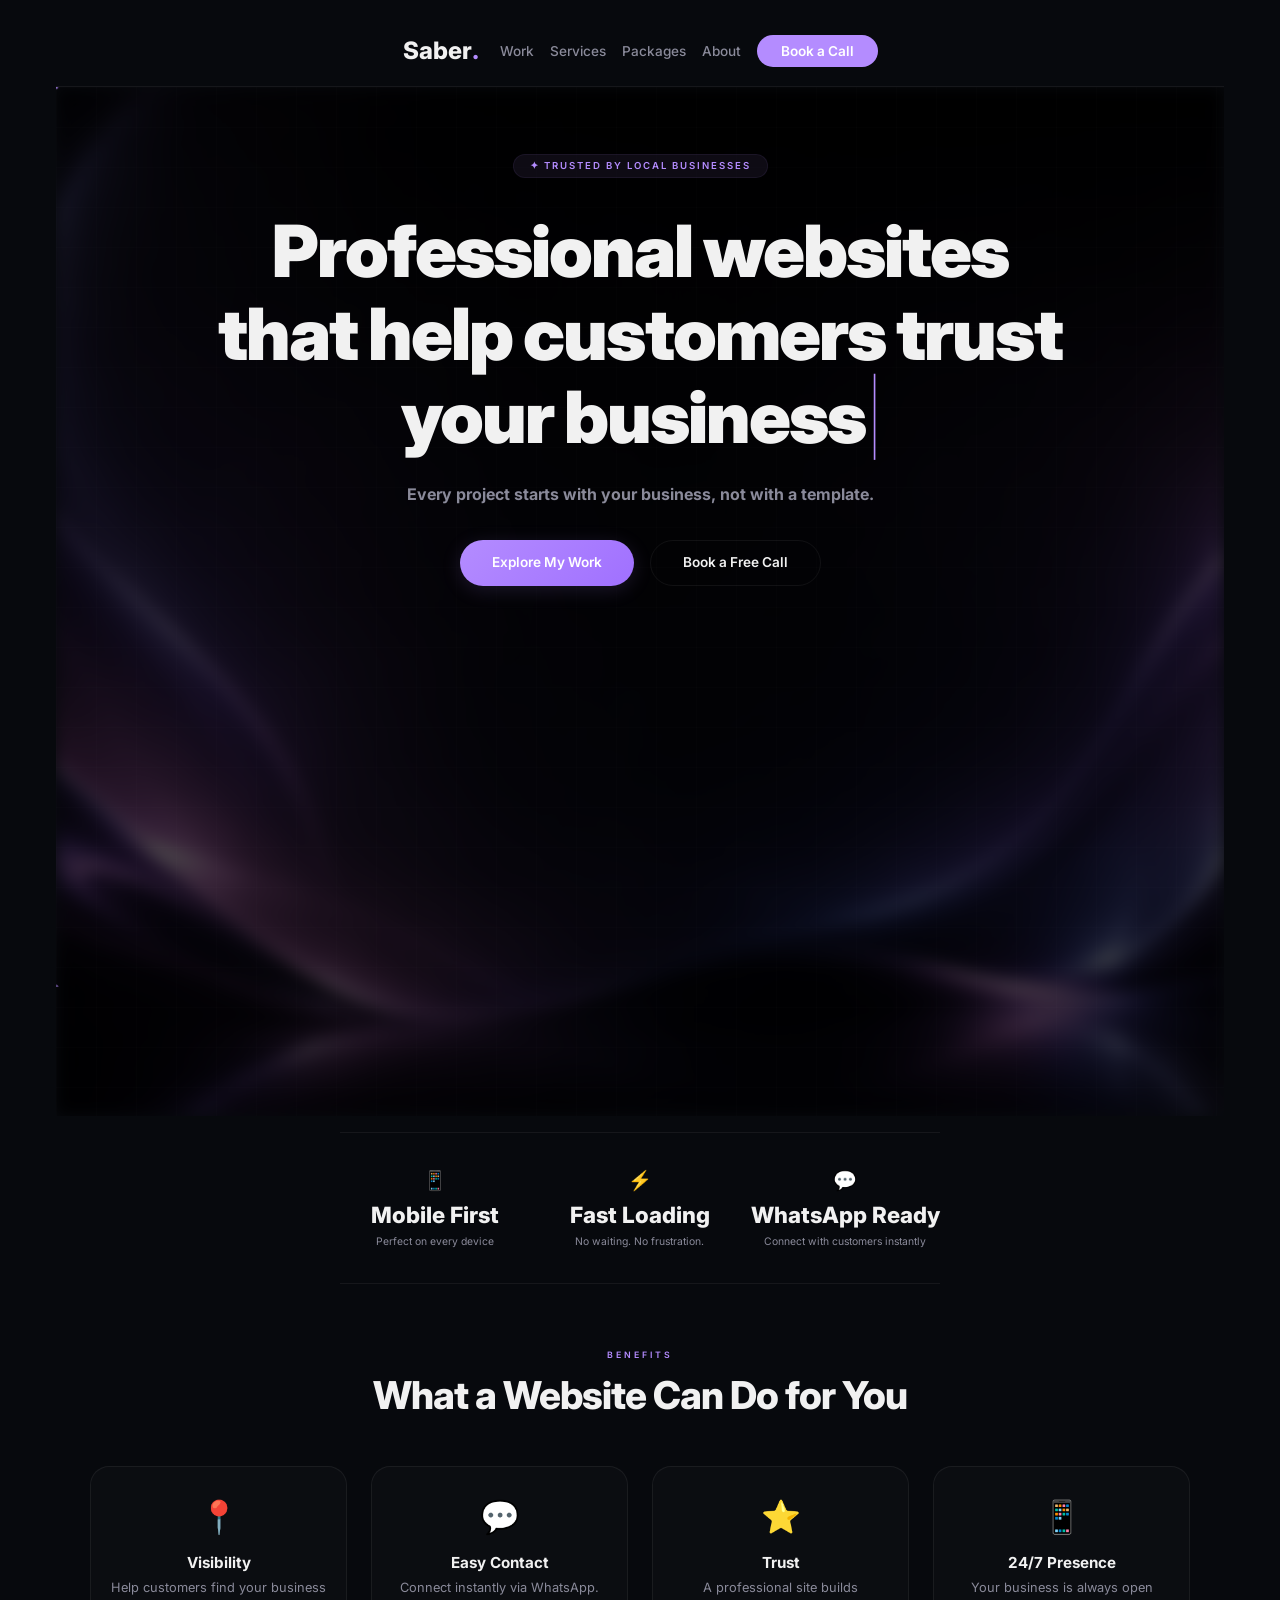
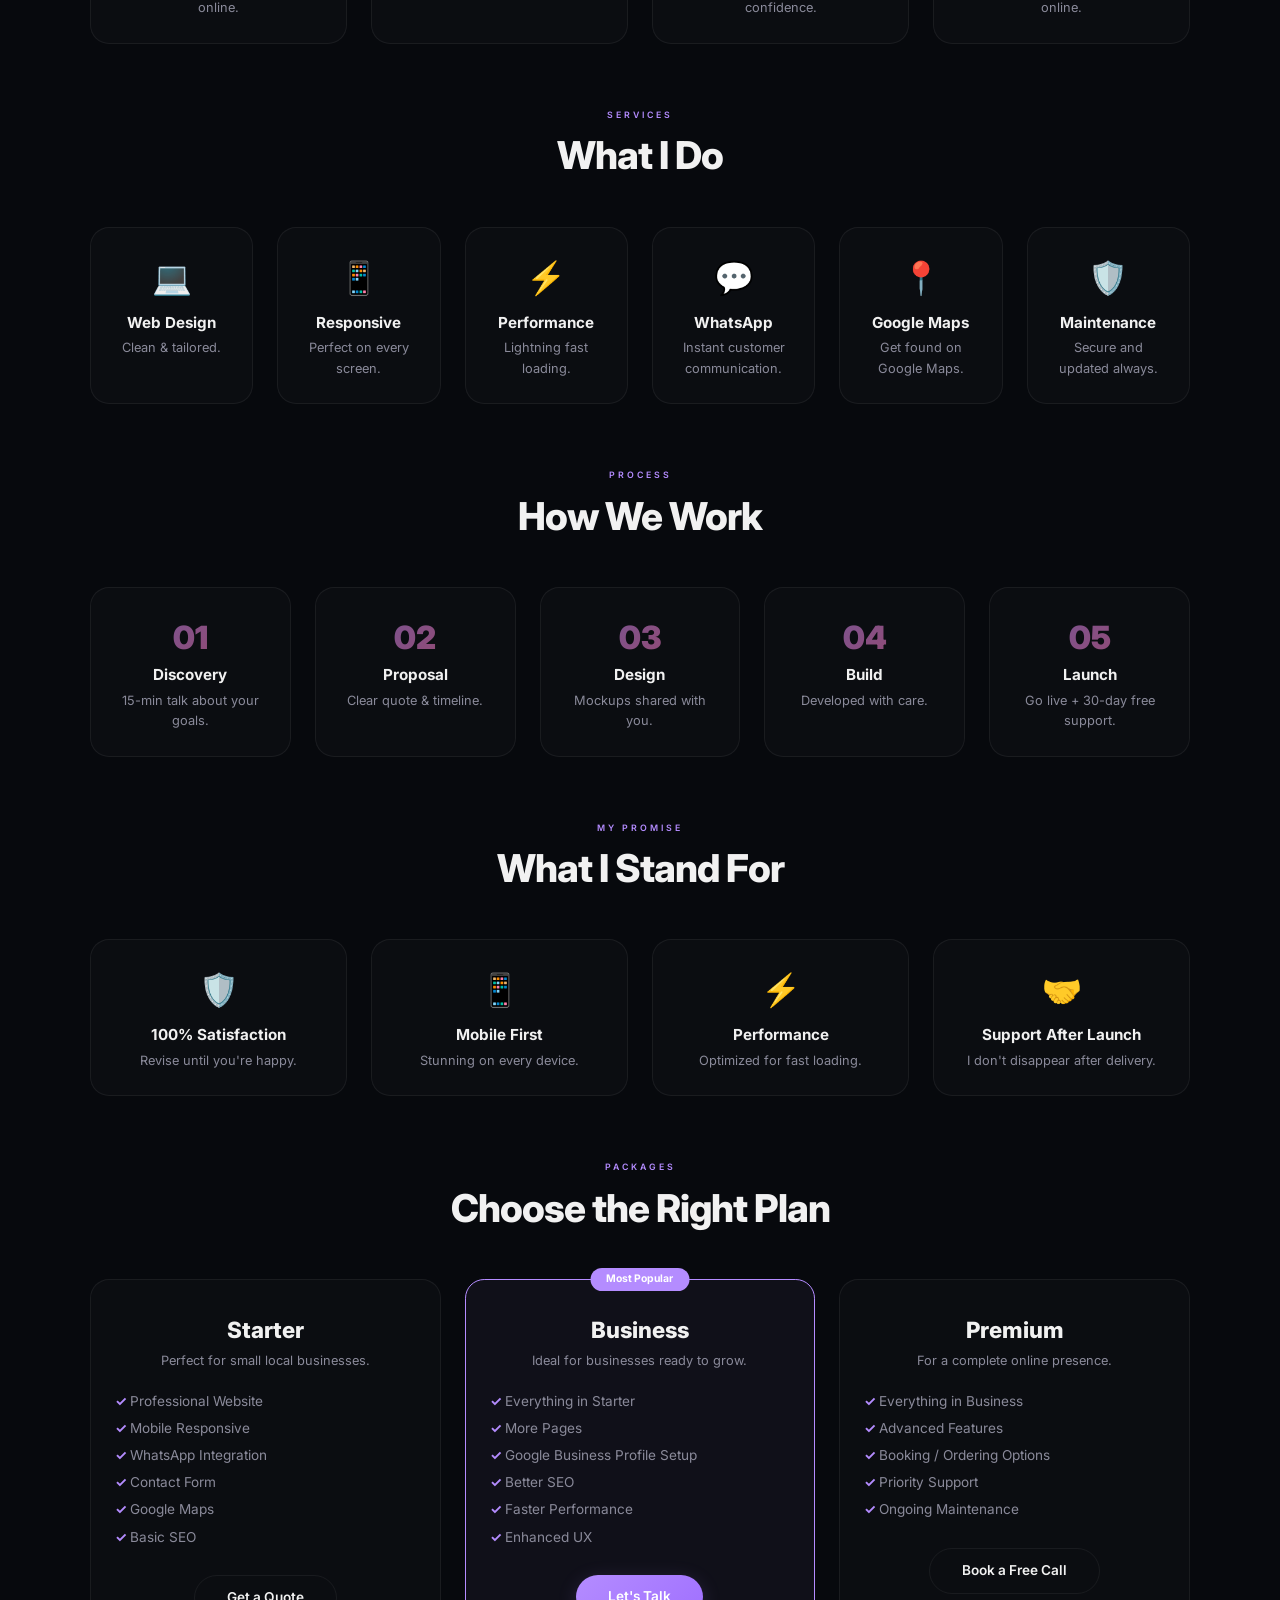
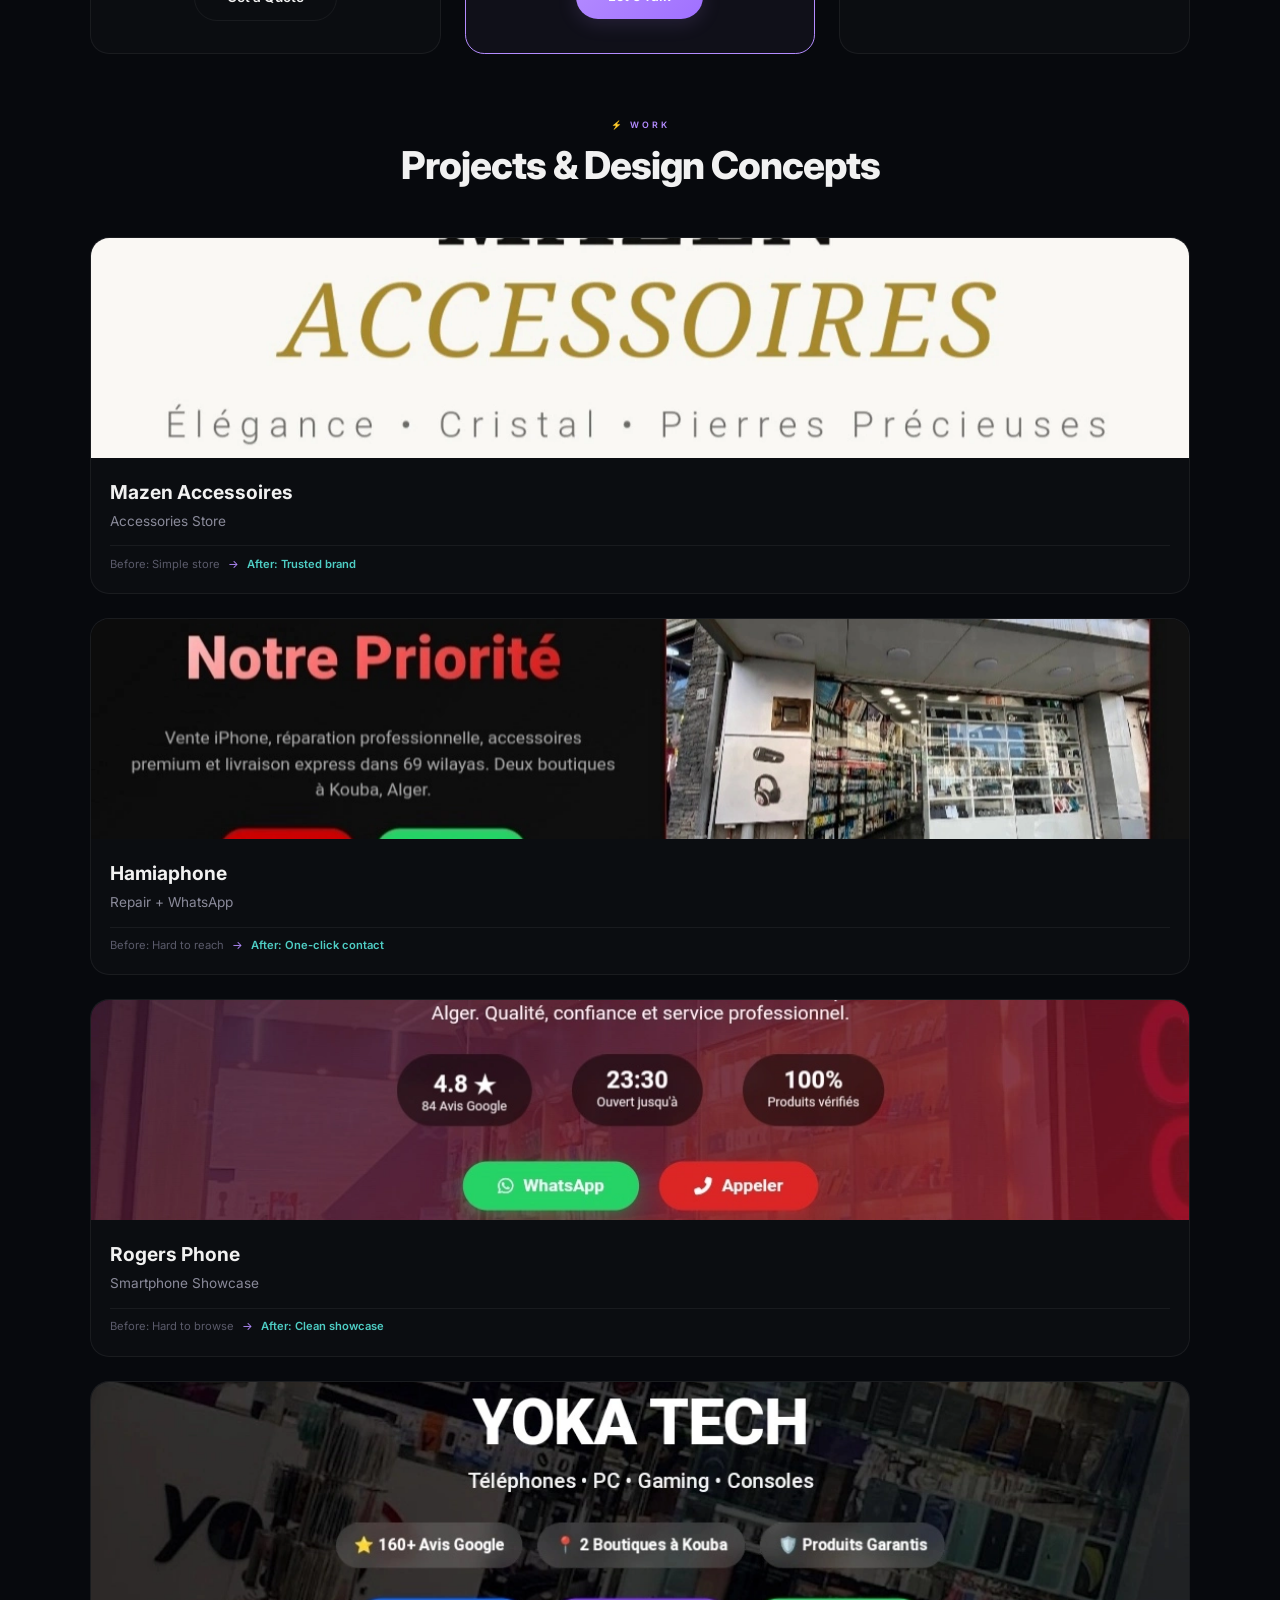
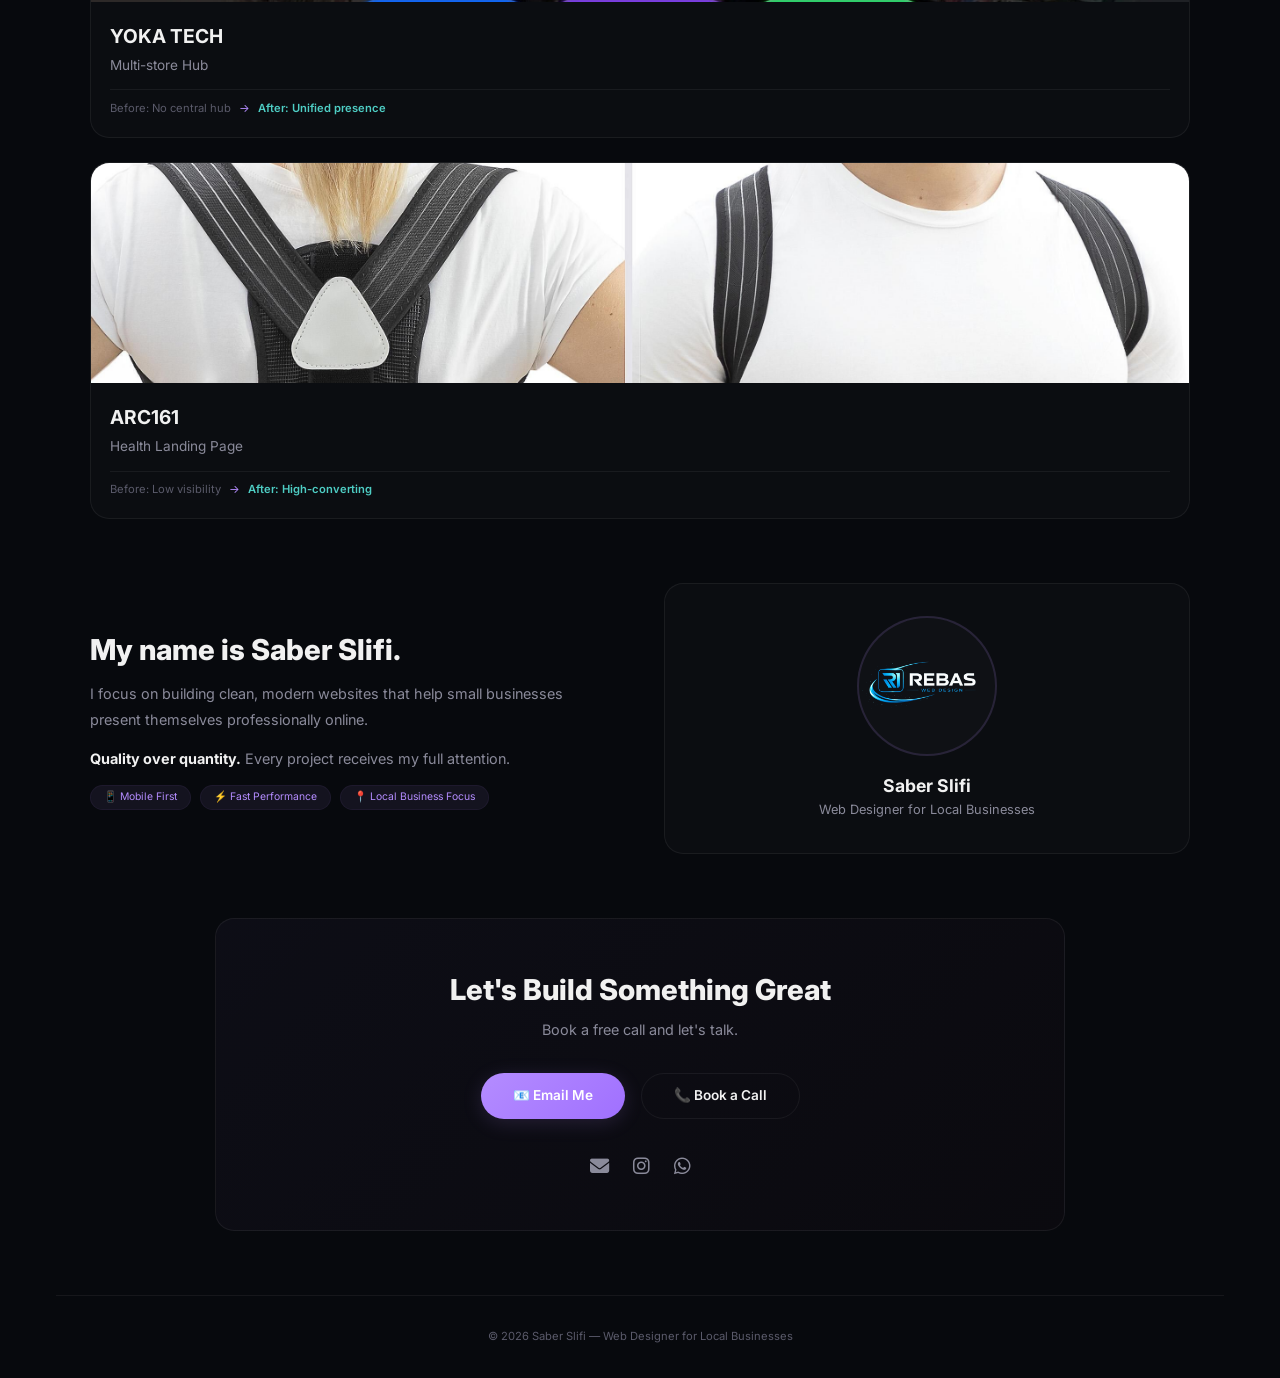
<file: index.html>
<!DOCTYPE html>
<html lang="en">
<head>
    <meta charset="UTF-8" />
    <meta name="viewport" content="width=device-width, initial-scale=1.0" />
    <title>Saber Slifi — Premium Web Design</title>
    <link rel="preconnect" href="https://fonts.googleapis.com" />
    <link rel="preconnect" href="https://fonts.gstatic.com" crossorigin />
    <link rel="stylesheet" href="https://fonts.googleapis.com/css2?family=Inter:opsz,wght@300;400;500;600;700;800;900&display=swap" />
    <link rel="stylesheet" href="https://cdnjs.cloudflare.com/ajax/libs/font-awesome/6.5.1/css/all.min.css" />
    <link rel="stylesheet" href="style.css" />
</head>
<body>
    <!-- Preloader -->
    <div id="preloader"><div class="loader-content"><div class="loader-logo">SS</div><div class="loader-bar"><div class="loader-progress"></div></div></div></div>
    <div id="scroll-progress"></div>
    <div class="container">
        <nav class="navbar">
            <div class="logo">Saber<span class="dot">.</span></div>
            <ul class="nav-links">
                <li><a href="#work">Work</a></li>
                <li><a href="#services">Services</a></li>
                <li><a href="#packages">Packages</a></li>
                <li><a href="#about">About</a></li>
                <li><a href="#contact" class="cta">Book a Call</a></li>
            </ul>
        </nav>
        <section class="hero" id="hero">
            <div class="hero-bg-image"></div>
            <div class="hero-grid"></div>
            <div class="hero-content">
                <span class="badge">✦ Trusted by Local Businesses</span>
                <h1></h1>
                <p class="subtitle"><strong>Every project starts with your business, not with a template.</strong></p>
                <div class="buttons">
                    <a href="#work" class="btn primary">Explore My Work</a>
                    <a href="#contact" class="btn secondary">Book a Free Call</a>
                </div>
            </div>
            <div class="browser-window" id="browser-loop">
                <div class="browser-header">
                    <span class="dot red"></span><span class="dot yellow"></span><span class="dot green"></span>
                    <span class="address-bar" id="address-bar">Live Preview</span>
                </div>
                <div class="browser-body"><iframe id="live-iframe" src="about:blank" loading="lazy"></iframe></div>
            </div>
        </section>
        
        <div class="stats">
            <div class="stat-item"><span class="icon">📱</span><span class="number">Mobile First</span><span class="label">Perfect on every device</span></div>
            <div class="stat-item"><span class="icon">⚡</span><span class="number">Fast Loading</span><span class="label">No waiting. No frustration.</span></div>
            <div class="stat-item"><span class="icon">💬</span><span class="number">WhatsApp Ready</span><span class="label">Connect with customers instantly</span></div>
        </div>

        <section class="section" id="benefits">
            <div class="section-header"><span class="label">Benefits</span><h2>What a Website Can Do for You</h2></div>
            <div class="grid grid-4">
                <div class="card"><span class="icon">📍</span><h4>Visibility</h4><p>Help customers find your business online.</p></div>
                <div class="card"><span class="icon">💬</span><h4>Easy Contact</h4><p>Connect instantly via WhatsApp.</p></div>
                <div class="card"><span class="icon">⭐</span><h4>Trust</h4><p>A professional site builds confidence.</p></div>
                <div class="card"><span class="icon">📱</span><h4>24/7 Presence</h4><p>Your business is always open online.</p></div>
            </div>
        </section>

        <section class="section" id="services">
            <div class="section-header"><span class="label">Services</span><h2>What I Do</h2></div>
            <div class="grid grid-6">
                <div class="card"><span class="icon">💻</span><h3>Web Design</h3><p>Clean & tailored.</p></div>
                <div class="card"><span class="icon">📱</span><h3>Responsive</h3><p>Perfect on every screen.</p></div>
                <div class="card"><span class="icon">⚡</span><h3>Performance</h3><p>Lightning fast loading.</p></div>
                <div class="card"><span class="icon">💬</span><h3>WhatsApp</h3><p>Instant customer communication.</p></div>
                <div class="card"><span class="icon">📍</span><h3>Google Maps</h3><p>Get found on Google Maps.</p></div>
                <div class="card"><span class="icon">🛡️</span><h3>Maintenance</h3><p>Secure and updated always.</p></div>
            </div>
        </section>

        <section class="section" id="process">
            <div class="section-header"><span class="label">Process</span><h2>How We Work</h2></div>
            <div class="grid grid-5">
                <div class="card"><span class="step-num">01</span><h4>Discovery</h4><p>15-min talk about your goals.</p></div>
                <div class="card"><span class="step-num">02</span><h4>Proposal</h4><p>Clear quote & timeline.</p></div>
                <div class="card"><span class="step-num">03</span><h4>Design</h4><p>Mockups shared with you.</p></div>
                <div class="card"><span class="step-num">04</span><h4>Build</h4><p>Developed with care.</p></div>
                <div class="card"><span class="step-num">05</span><h4>Launch</h4><p>Go live + 30-day free support.</p></div>
            </div>
        </section>

        <section class="section" id="promise">
            <div class="section-header"><span class="label">My Promise</span><h2>What I Stand For</h2></div>
            <div class="grid grid-4">
                <div class="card"><span class="icon">🛡️</span><h4>100% Satisfaction</h4><p>Revise until you're happy.</p></div>
                <div class="card"><span class="icon">📱</span><h4>Mobile First</h4><p>Stunning on every device.</p></div>
                <div class="card"><span class="icon">⚡</span><h4>Performance</h4><p>Optimized for fast loading.</p></div>
                <div class="card"><span class="icon">🤝</span><h4>Support After Launch</h4><p>I don't disappear after delivery.</p></div>
            </div>
        </section>

        <section class="section" id="packages">
            <div class="section-header"><span class="label">Packages</span><h2>Choose the Right Plan</h2></div>
            <div class="grid grid-3 packages-grid">
                <div class="package-card card">
                    <h3>Starter</h3>
                    <p class="package-sub">Perfect for small local businesses.</p>
                    <ul class="package-features"><li>Professional Website</li><li>Mobile Responsive</li><li>WhatsApp Integration</li><li>Contact Form</li><li>Google Maps</li><li>Basic SEO</li></ul>
                    <a href="https://wa.me/213771021391?text=Hi%2C%20I'm%20interested%20in%20the%20Starter%20package." class="btn secondary" target="_blank">Get a Quote</a>
                </div>
                <div class="package-card card featured">
                    <div class="featured-badge">Most Popular</div>
                    <h3>Business</h3>
                    <p class="package-sub">Ideal for businesses ready to grow.</p>
                    <ul class="package-features"><li>Everything in Starter</li><li>More Pages</li><li>Google Business Profile Setup</li><li>Better SEO</li><li>Faster Performance</li><li>Enhanced UX</li></ul>
                    <a href="https://wa.me/213771021391?text=Hi%2C%20I'd%20like%20to%20discuss%20the%20Business%20package." class="btn primary" target="_blank">Let's Talk</a>
                </div>
                <div class="package-card card">
                    <h3>Premium</h3>
                    <p class="package-sub">For a complete online presence.</p>
                    <ul class="package-features"><li>Everything in Business</li><li>Advanced Features</li><li>Booking / Ordering Options</li><li>Priority Support</li><li>Ongoing Maintenance</li></ul>
                    <a href="https://wa.me/213771021391?text=Hi%2C%20I'm%20interested%20in%20the%20Premium%20package." class="btn secondary" target="_blank">Book a Free Call</a>
                </div>
            </div>
        </section>

        <section class="section" id="work">
            <div class="section-header"><span class="label">⚡ Work</span><h2>Projects & Design Concepts</h2></div>
            <div class="grid projects-grid">
                <!-- Mazen (تم تحديث الرابط هنا) -->
                <a href="https://gategith.github.io/mazen-accessoires/" target="_blank" class="project-card">
                    <div class="project-image"><img src="images/mazen.webp" alt="Mazen" onerror="this.style.display='none'; this.nextElementSibling.style.display='flex';"><div class="fallback-svg"><i class="fas fa-store"></i></div><div class="project-overlay"><span>Explore →</span></div></div>
                    <div class="project-info"><h3>Mazen Accessoires</h3><p>Accessories Store</p><div class="project-meta"><div class="transformation"><span class="before">Before: Simple store</span><span class="arrow">→</span><span class="after">After: Trusted brand</span></div></div></div>
                </a>
                <!-- Hamiaphone -->
                <a href="https://gategith.github.io/hamiaphone-pro/" target="_blank" class="project-card">
                    <div class="project-image"><img src="images/hamiaphone.webp" alt="Hamiaphone" onerror="this.style.display='none'; this.nextElementSibling.style.display='flex';"><div class="fallback-svg"><i class="fas fa-tools"></i></div><div class="project-overlay"><span>Explore →</span></div></div>
                    <div class="project-info"><h3>Hamiaphone</h3><p>Repair + WhatsApp</p><div class="project-meta"><div class="transformation"><span class="before">Before: Hard to reach</span><span class="arrow">→</span><span class="after">After: One-click contact</span></div></div></div>
                </a>
                <!-- Rogers -->
                <a href="https://gategith.github.io/Rogers-Phone/" target="_blank" class="project-card">
                    <div class="project-image"><img src="images/rogers.webp" alt="Rogers" onerror="this.style.display='none'; this.nextElementSibling.style.display='flex';"><div class="fallback-svg"><i class="fas fa-mobile-alt"></i></div><div class="project-overlay"><span>Explore →</span></div></div>
                    <div class="project-info"><h3>Rogers Phone</h3><p>Smartphone Showcase</p><div class="project-meta"><div class="transformation"><span class="before">Before: Hard to browse</span><span class="arrow">→</span><span class="after">After: Clean showcase</span></div></div></div>
                </a>
                <!-- Yoka -->
                <a href="https://gategith.github.io/YOKA-TECH/" target="_blank" class="project-card">
                    <div class="project-image"><img src="images/yoka.webp" alt="Yoka" onerror="this.style.display='none'; this.nextElementSibling.style.display='flex';"><div class="fallback-svg"><i class="fas fa-server"></i></div><div class="project-overlay"><span>Explore →</span></div></div>
                    <div class="project-info"><h3>YOKA TECH</h3><p>Multi-store Hub</p><div class="project-meta"><div class="transformation"><span class="before">Before: No central hub</span><span class="arrow">→</span><span class="after">After: Unified presence</span></div></div></div>
                </a>
                <!-- Arc161 -->
                <a href="projects/arc161/" target="_blank" class="project-card">
                    <div class="project-image"><img src="projects/arc161/images/hero.jpg" alt="Arc161" onerror="this.style.display='none'; this.nextElementSibling.style.display='flex';"><div class="fallback-svg"><i class="fas fa-heartbeat"></i></div><div class="project-overlay"><span>Explore →</span></div></div>
                    <div class="project-info"><h3>ARC161</h3><p>Health Landing Page</p><div class="project-meta"><div class="transformation"><span class="before">Before: Low visibility</span><span class="arrow">→</span><span class="after">After: High-converting</span></div></div></div>
                </a>
            </div>
        </section>
        
        <section class="section" id="about">
            <div class="about-grid">
                <div class="about-text">
                    <h2>My name is Saber Slifi.</h2>
                    <p>I focus on building clean, modern websites that help small businesses present themselves professionally online.</p>
                    <p><strong>Quality over quantity.</strong> Every project receives my full attention.</p>
                    <div class="badges"><span class="badge">📱 Mobile First</span><span class="badge">⚡ Fast Performance</span><span class="badge">📍 Local Business Focus</span></div>
                </div>
                <div class="about-image">
                    <div class="profile-wrapper"><img src="images/profile.webp" alt="Saber Slifi" onerror="this.style.display='none'; this.nextElementSibling.style.display='flex';"><div class="profile-fallback"><i class="fas fa-user"></i></div></div>
                    <h3>Saber Slifi</h3>
                    <p>Web Designer for Local Businesses</p>
                </div>
            </div>
        </section>
        <section class="section" id="contact">
            <div class="contact-section">
                <h2>Let's Build Something Great</h2>
                <p>Book a free call and let's talk.</p>
                <div class="contact-buttons">
                    <a href="mailto:rebasifils.web@gmail.com" class="btn primary">📧 Email Me</a>
                    <a href="tel:+213771021391" class="btn secondary">📞 Book a Call</a>
                </div>
                <div class="social">
                    <a href="mailto:rebasifils.web@gmail.com"><i class="fas fa-envelope"></i></a>
                    <a href="https://www.instagram.com/rebas_ifils" target="_blank"><i class="fab fa-instagram"></i></a>
                    <a href="https://wa.me/213771021391" target="_blank"><i class="fab fa-whatsapp"></i></a>
                </div>
            </div>
        </section>   
        <footer class="footer"><p>© 2026 Saber Slifi — Web Designer for Local Businesses</p></footer>
    </div>
    <script src="script.js"></script>
</body>
</html>
</file>
<file: style.css>
:root {
    --bg: #07090d;
    --text: #f1f1f1;
    --muted: #8a8a9a;
    --primary: #b48cff;
    --secondary: #ff6b9d;
    --accent: #4ecdc4;
    --border: rgba(255, 255, 255, 0.06);
    --radius: 1.2rem;
    --font: 'Inter', sans-serif;
}

* { margin: 0; padding: 0; box-sizing: border-box; }
html { scroll-behavior: smooth; }

body {
    font-family: var(--font);
    background: var(--bg);
    color: var(--text);
    line-height: 1.6;
    padding: 0; /* إزالة الهوامش لمنع الإزاحة */
    margin: 0;
    overflow-x: hidden;
    display: flex;
    flex-direction: column;
    align-items: center;
    min-height: 100vh;
}

.container {
    max-width: 1200px;
    width: 100%;
    padding: 1rem;
}

/* ===== إصلاح تمركز الـ PRELOADER نهائياً ===== */
html, body {
    margin: 0;
    padding: 0;
}

#preloader {
    position: fixed;
    top: 0;
    left: 0;
    width: 100%;
    height: 100%;
    background: #07090d;
    z-index: 9999;
    display: flex; /* استخدام Flex المباشر */
    justify-content: center; /* في الوسط أفقياً */
    align-items: center; /* في الوسط عمودياً */
    transition: opacity 0.6s ease;
    pointer-events: none;
}
#preloader.hide {
    opacity: 0;
    pointer-events: none;
}
.loader-content {
    text-align: center;
}
.loader-logo {
    font-size: 3.5rem;
    font-weight: 900;
    background: linear-gradient(135deg, #b48cff, #ff6b9d);
    -webkit-background-clip: text;
    -webkit-text-fill-color: transparent;
    animation: pulse 1.2s infinite;
}
@keyframes pulse { 
    0%, 100% { transform: scale(1); opacity: 0.8; } 
    50% { transform: scale(1.1); opacity: 1; } 
}
.loader-bar {
    width: 150px; height: 2px;
    background: rgba(255,255,255,0.06);
    margin: 16px auto 0;
    overflow: hidden;
}
.loader-progress {
    height: 100%; width: 0%;
    background: linear-gradient(90deg, #b48cff, #ff6b9d);
    animation: loadProgress 1.2s forwards;
}
@keyframes loadProgress { 0% { width: 0%; } 100% { width: 100%; } }

#scroll-progress { position: fixed; top: 0; left: 0; height: 3px; background: linear-gradient(90deg, var(--primary), var(--secondary)); z-index: 1000; width: 0%; }

/* ===== NAVBAR ===== */
.navbar {
    display: flex;
    justify-content: center;
    align-items: center;
    flex-wrap: wrap;
    gap: 1rem;
    padding: 1rem 0;
    border-bottom: 1px solid var(--border);
    width: 100%;
}
.logo { font-size: 1.5rem; font-weight: 800; }
.logo .dot { color: var(--primary); }
.nav-links {
    display: flex;
    gap: 1rem;
    list-style: none;
    align-items: center;
    flex-wrap: wrap;
    justify-content: center;
}
.nav-links a { color: var(--muted); text-decoration: none; font-size: 0.85rem; font-weight: 500; transition: color 0.3s ease; }
.nav-links a:hover { color: var(--text); }
.nav-links .cta { background: var(--primary); color: #fff; padding: 0.5rem 1.5rem; border-radius: 2rem; font-weight: 600; font-size: 0.85rem; }
.nav-links .cta:hover { background: #c4a0ff; transform: translateY(-2px); }

/* ===== HERO ===== */
.hero { position: relative; min-height: 90vh; display: flex; flex-direction: column; justify-content: center; align-items: center; text-align: center; padding: 4rem 1rem 2rem; overflow: hidden; width: 100%; }
.hero-bg-image { position: absolute; inset: 0; z-index: -2; background-image: url('images/hero-bg.jpg'); background-size: cover; background-position: center; filter: blur(8px) brightness(0.3) saturate(0.5); }
.hero-grid { position: absolute; inset: 0; z-index: -1; background-image: linear-gradient(rgba(255,255,255,0.02) 1px, transparent 1px), linear-gradient(90deg, rgba(255,255,255,0.02) 1px, transparent 1px); background-size: 40px 40px; opacity: 0.5; pointer-events: none; }
.hero-content { max-width: 850px; width: 100%; position: relative; z-index: 1; }
.hero .badge { display: inline-block; font-size: 0.6rem; font-weight: 600; letter-spacing: 2px; text-transform: uppercase; background: rgba(180, 140, 255, 0.08); padding: 0.2rem 1rem; border-radius: 2rem; border: 1px solid rgba(180, 140, 255, 0.08); color: var(--primary); margin-bottom: 2rem; }
.hero h1 { font-size: clamp(2rem, 6vw, 4.5rem); font-weight: 900; line-height: 1.15; letter-spacing: -2px; margin-bottom: 1.5rem; min-height: auto; color: var(--text); }
.cursor { color: var(--primary); animation: blink 0.8s step-end infinite; margin-left: 2px; font-weight: 100; }
@keyframes blink { 0%, 100% { opacity: 1; } 50% { opacity: 0; } }
.hero .subtitle { color: var(--muted); max-width: 550px; margin: 0 auto 2rem; font-size: 1rem; }
.hero .buttons { display: flex; gap: 1rem; justify-content: center; flex-wrap: wrap; }

/* ===== BROWSER WINDOW ===== */
.browser-window { width: 800px; max-width: 100%; height: 450px; background: #0f1117; border-radius: 12px; border: 1px solid rgba(255,255,255,0.1); margin: 3rem auto 0; box-shadow: 0 20px 60px rgba(0,0,0,0.8); overflow: hidden; opacity: 0; transform: translateY(40px) scale(0.95); transition: all 0.9s cubic-bezier(0.23, 1, 0.32, 1); }
.browser-window.active { opacity: 1; transform: translateY(0) scale(1); }
.browser-header { padding: 12px; background: #1a1c23; display: flex; align-items: center; gap: 8px; border-bottom: 1px solid #2a2c33; }
.dot { width: 12px; height: 12px; border-radius: 50%; display: inline-block; }
.red { background: #ff5f56; } .yellow { background: #ffbd2e; } .green { background: #27c93f; }
.address-bar { flex: 1; background: #0f1117; color: var(--muted); padding: 4px 12px; border-radius: 6px; font-size: 0.75rem; text-align: center; white-space: nowrap; overflow: hidden; text-overflow: ellipsis; }
.browser-body { height: calc(100% - 40px); background: #0f1117; display: flex; align-items: center; justify-content: center; }
.browser-body iframe { width: 100%; height: 100%; border: none; transition: opacity 0.8s ease; }

/* ===== BUTTONS ===== */
.btn { display: inline-flex; align-items: center; gap: 0.5rem; padding: 0.7rem 2rem; border-radius: 3rem; font-weight: 600; font-size: 0.85rem; text-decoration: none; transition: all 0.3s ease; border: none; cursor: pointer; }
.btn.primary { background: linear-gradient(135deg, var(--primary), #a070ff); color: #fff; box-shadow: 0 4px 20px rgba(180, 140, 255, 0.15); }
.btn.primary:hover { transform: translateY(-3px); box-shadow: 0 8px 30px rgba(180, 140, 255, 0.25); }
.btn.secondary { background: transparent; border: 1px solid rgba(255,255,255,0.06); color: var(--text); }
.btn.secondary:hover { border-color: var(--primary); background: rgba(180, 140, 255, 0.06); transform: translateY(-3px); }

/* ===== STATS ===== */
.stats { display: grid; grid-template-columns: repeat(3, 1fr); gap: 1rem; padding: 2rem 0; border-top: 1px solid var(--border); border-bottom: 1px solid var(--border); margin: 1rem auto 2.5rem; max-width: 600px; text-align: center; }
.stat-item .icon { font-size: 1.2rem; display: block; margin-bottom: 0.1rem; }
.stat-item .number { font-size: 1.4rem; font-weight: 800; color: var(--text); display: block; }
.stat-item .label { font-size: 0.65rem; color: var(--muted); display: block; margin-top: 0.05rem; }

/* ===== SECTIONS ===== */
.section { margin: 4rem auto; width: 100%; }
.section-header { text-align: center; margin-bottom: 2.5rem; }
.section-header .label { font-size: 0.55rem; font-weight: 600; letter-spacing: 3px; text-transform: uppercase; color: var(--primary); display: block; margin-bottom: 0.2rem; }
.section-header h2 { font-size: clamp(1.6rem, 3.5vw, 2.4rem); font-weight: 800; letter-spacing: -1px; }

/* ===== GRID SYSTEM ===== */
.grid { display: grid; gap: 1.5rem; max-width: 1100px; margin: 0 auto; width: 100%; }
.grid-4 { grid-template-columns: repeat(4, 1fr); }
.grid-6 { grid-template-columns: repeat(6, 1fr); }
.grid-5 { grid-template-columns: repeat(5, 1fr); }
.grid-3 { grid-template-columns: repeat(3, 1fr); }

/* ===== CARDS ===== */
.card { background: rgba(255,255,255,0.02); border: 1px solid var(--border); border-radius: var(--radius); padding: 1.5rem 1.2rem; text-align: center; transition: all 0.3s ease; }
.card:hover { transform: translateY(-4px); border-color: rgba(180, 140, 255, 0.15); }
.card .icon { font-size: 2rem; display: block; margin-bottom: 0.5rem; }
.card h3, .card h4 { font-size: 0.95rem; font-weight: 700; margin-bottom: 0.2rem; }
.card p { font-size: 0.8rem; color: var(--muted); line-height: 1.6; }
.step-num { font-size: 2rem; font-weight: 900; background: linear-gradient(135deg, var(--primary), var(--secondary)); -webkit-background-clip: text; -webkit-text-fill-color: transparent; display: block; opacity: 0.6; }

/* ===== PACKAGES ===== */
.packages-grid { gap: 1.5rem; }
.package-card { position: relative; padding: 2rem 1.5rem; }
.package-card h3 { font-size: 1.4rem; font-weight: 800; margin-bottom: 0.2rem; }
.package-sub { font-size: 0.8rem; color: var(--muted); margin-bottom: 1rem; }
.package-features { list-style: none; text-align: left; margin-bottom: 1.5rem; font-size: 0.85rem; color: var(--muted); line-height: 2; }
.package-features li::before { content: "✓ "; color: var(--primary); font-weight: 700; }
.package-card.featured { border-color: var(--primary); background: rgba(180, 140, 255, 0.05); }
.featured-badge { position: absolute; top: -12px; left: 50%; transform: translateX(-50%); background: var(--primary); color: #fff; padding: 0.2rem 1rem; border-radius: 2rem; font-size: 0.65rem; font-weight: 700; }

/* ===== PROJECTS ===== */
.projects-grid { gap: 1.5rem; }
.project-card { background: rgba(255,255,255,0.02); border: 1px solid var(--border); border-radius: var(--radius); overflow: hidden; transition: all 0.4s ease; text-decoration: none; color: inherit; display: block; }
.project-card:hover { transform: perspective(1000px) rotateX(2deg) rotateY(5deg) scale(1.02); border-color: rgba(180, 140, 255, 0.3); box-shadow: 0 0 40px rgba(180, 140, 255, 0.15); }
.project-image { width: 100%; height: 220px; background: #111122; overflow: hidden; position: relative; display: flex; align-items: center; justify-content: center; }
.project-image img { width: 100%; height: 100%; object-fit: cover; display: block; }
.fallback-svg { display: none; width: 100%; height: 100%; align-items: center; justify-content: center; font-size: 3rem; color: var(--primary); background: rgba(180, 140, 255, 0.05); }
.project-overlay { position: absolute; inset: 0; display: flex; align-items: center; justify-content: center; background: rgba(7,9,13,0.7); opacity: 0; transition: opacity 0.4s ease; font-size: 0.85rem; font-weight: 600; color: #fff; backdrop-filter: blur(4px); }
.project-card:hover .project-overlay { opacity: 1; }
.project-info { padding: 1.2rem; }
.project-info h3 { font-size: 1.2rem; font-weight: 700; margin-bottom: 0.2rem; }
.project-info > p { font-size: 0.85rem; color: var(--muted); margin-bottom: 0.8rem; }
.project-meta { padding-top: 0.6rem; border-top: 1px solid var(--border); }
.transformation { display: flex; align-items: center; gap: 8px; font-size: 0.7rem; color: var(--muted); }
.transformation .before { color: #5a5a6a; }
.transformation .arrow { color: var(--primary); }
.transformation .after { color: var(--accent); font-weight: 600; }

/* ===== ABOUT ===== */
.about-grid { display: grid; grid-template-columns: 1fr 1fr; gap: 3rem; align-items: center; max-width: 1100px; margin: 0 auto; }
.about-text h2 { font-size: 1.8rem; font-weight: 800; margin-bottom: 0.5rem; }
.about-text p { color: var(--muted); margin-bottom: 0.8rem; line-height: 1.8; font-size: 0.9rem; }
.about-text p strong { color: var(--text); }
.about-text .badges { display: flex; gap: 0.6rem; flex-wrap: wrap; margin-top: 0.8rem; }
.about-text .badges .badge { background: rgba(180, 140, 255, 0.08); padding: 0.2rem 0.8rem; border-radius: 2rem; font-size: 0.65rem; color: var(--primary); border: 1px solid rgba(180, 140, 255, 0.06); }
.about-image { background: rgba(255,255,255,0.02); border: 1px solid var(--border); border-radius: var(--radius); padding: 2rem; text-align: center; }
.profile-wrapper { width: 140px; height: 140px; margin: 0 auto 1rem; border-radius: 50%; overflow: hidden; border: 2px solid rgba(180, 140, 255, 0.15); display: flex; align-items: center; justify-content: center; background: rgba(255,255,255,0.02); flex-shrink: 0; }
.profile-wrapper img { width: 100%; height: 100%; object-fit: cover; display: block; }
.profile-fallback { display: none; width: 100%; height: 100%; align-items: center; justify-content: center; font-size: 3.5rem; color: var(--primary); }
.about-image h3 { font-size: 1.1rem; }
.about-image p { font-size: 0.8rem; color: var(--muted); }

/* ===== CONTACT ===== */
.contact-section { background: linear-gradient(135deg, rgba(180, 140, 255, 0.04), rgba(255, 107, 157, 0.02)); border: 1px solid var(--border); border-radius: var(--radius); padding: 3rem; text-align: center; max-width: 850px; margin: 0 auto; }
.contact-section h2 { font-size: 1.8rem; font-weight: 800; margin-bottom: 0.3rem; }
.contact-section p { color: var(--muted); margin-bottom: 2rem; font-size: 0.9rem; }
.contact-buttons { display: flex; gap: 1rem; justify-content: center; flex-wrap: wrap; }
.contact-section .social { display: flex; justify-content: center; gap: 1.5rem; margin-top: 2rem; }
.contact-section .social a { color: var(--muted); font-size: 1.2rem; transition: color 0.3s ease; }
.contact-section .social a:hover { color: var(--text); }

/* ===== FOOTER ===== */
.footer { text-align: center; padding: 2rem 0 1rem; margin-top: 3rem; border-top: 1px solid var(--border); color: #5a5a6a; font-size: 0.7rem; }

/* ===== RESPONSIVE ===== */
@media (max-width: 1024px) {
    .grid-6 { grid-template-columns: repeat(3, 1fr); }
    .grid-5 { grid-template-columns: repeat(3, 1fr); }
    .grid-4 { grid-template-columns: repeat(2, 1fr); }
}
@media (max-width: 768px) {
    body { padding: 0; }
    .container { padding: 0.8rem; }
    .navbar { gap: 0.8rem; }
    .nav-links { gap: 0.6rem; }
    .grid { grid-template-columns: 1fr !important; gap: 1rem; }
    .stats { grid-template-columns: 1fr !important; gap: 0.5rem; }
    .about-grid { grid-template-columns: 1fr !important; gap: 2rem; }
    .hero { min-height: auto; padding: 2rem 0; }
    .hero h1 { font-size: 1.8rem; }
    .browser-window { width: 100%; height: 220px; margin-top: 1rem; }
    .browser-header { padding: 6px; }
    .address-bar { font-size: 0.5rem; }
    .btn { padding: 0.5rem 1rem; font-size: 0.75rem; }
    .project-image { height: 180px; }
    .profile-wrapper { width: 100px; height: 100px; }
}
</file>
